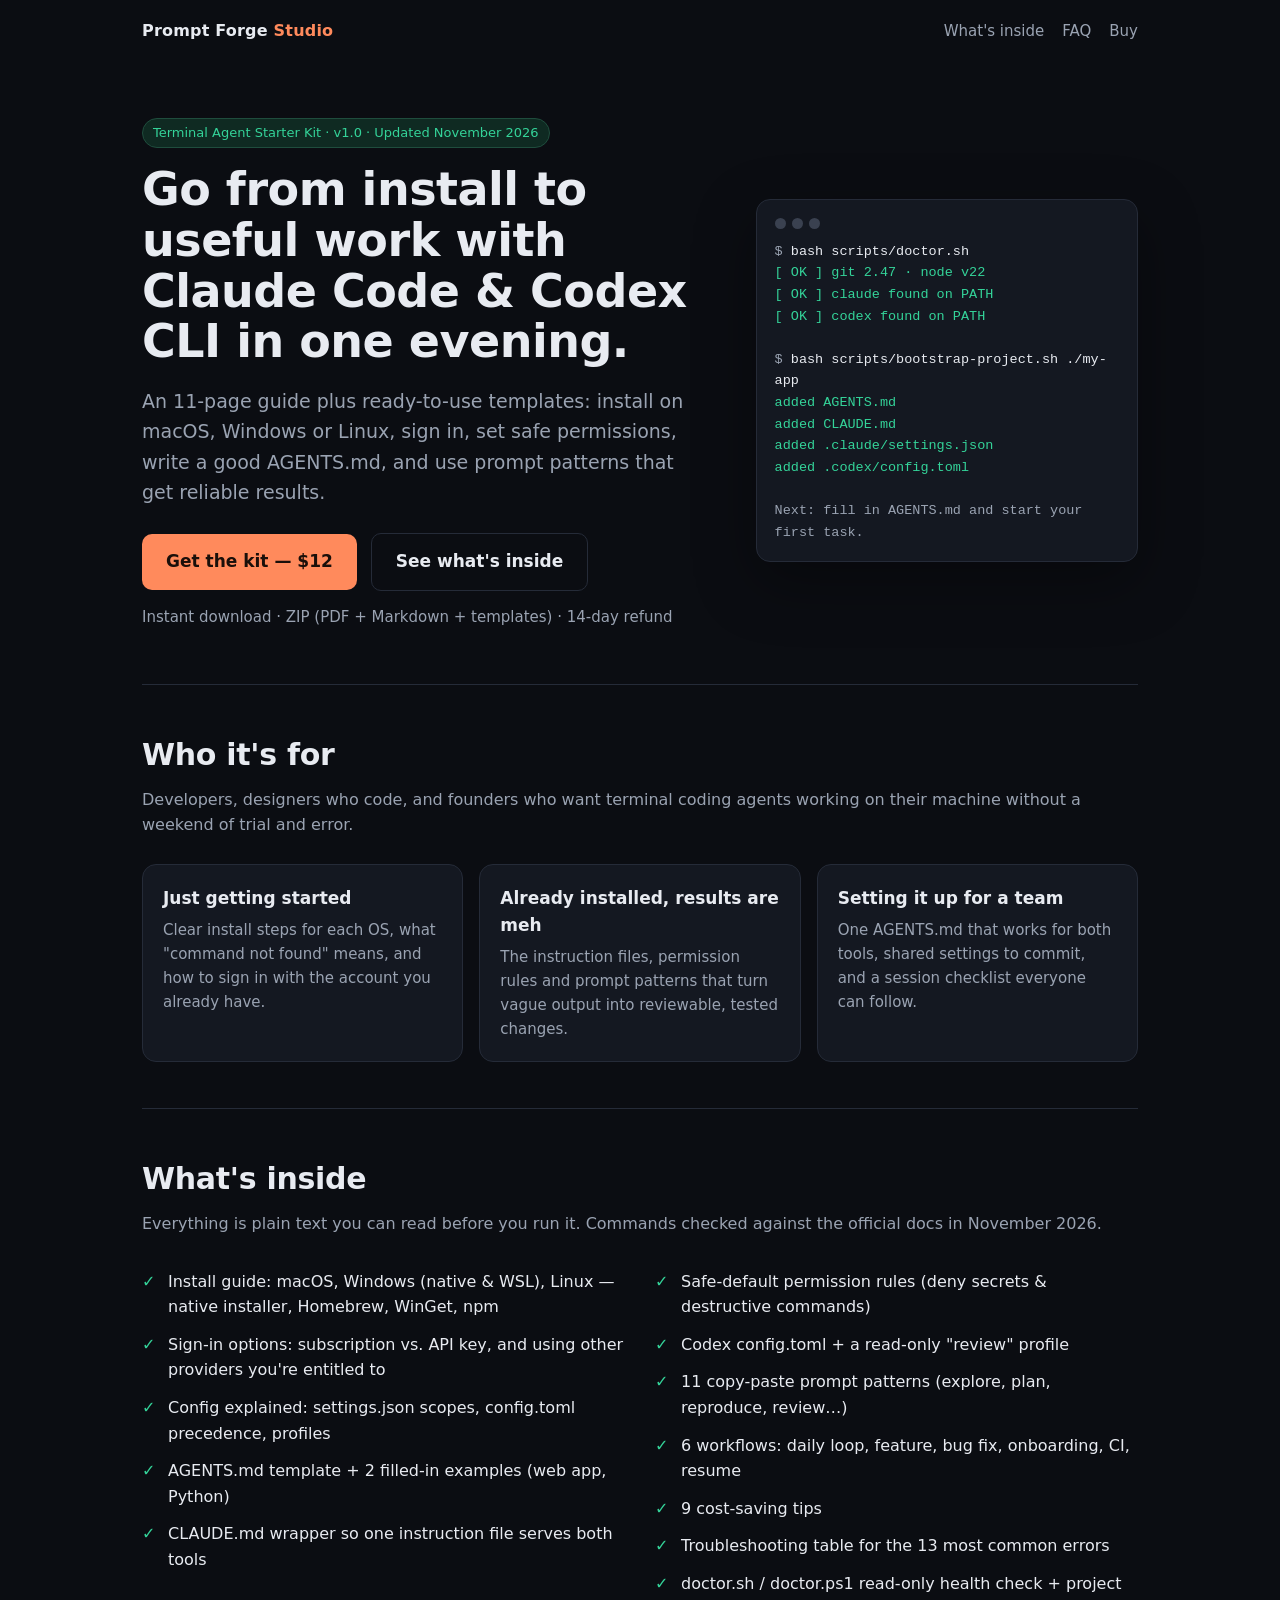
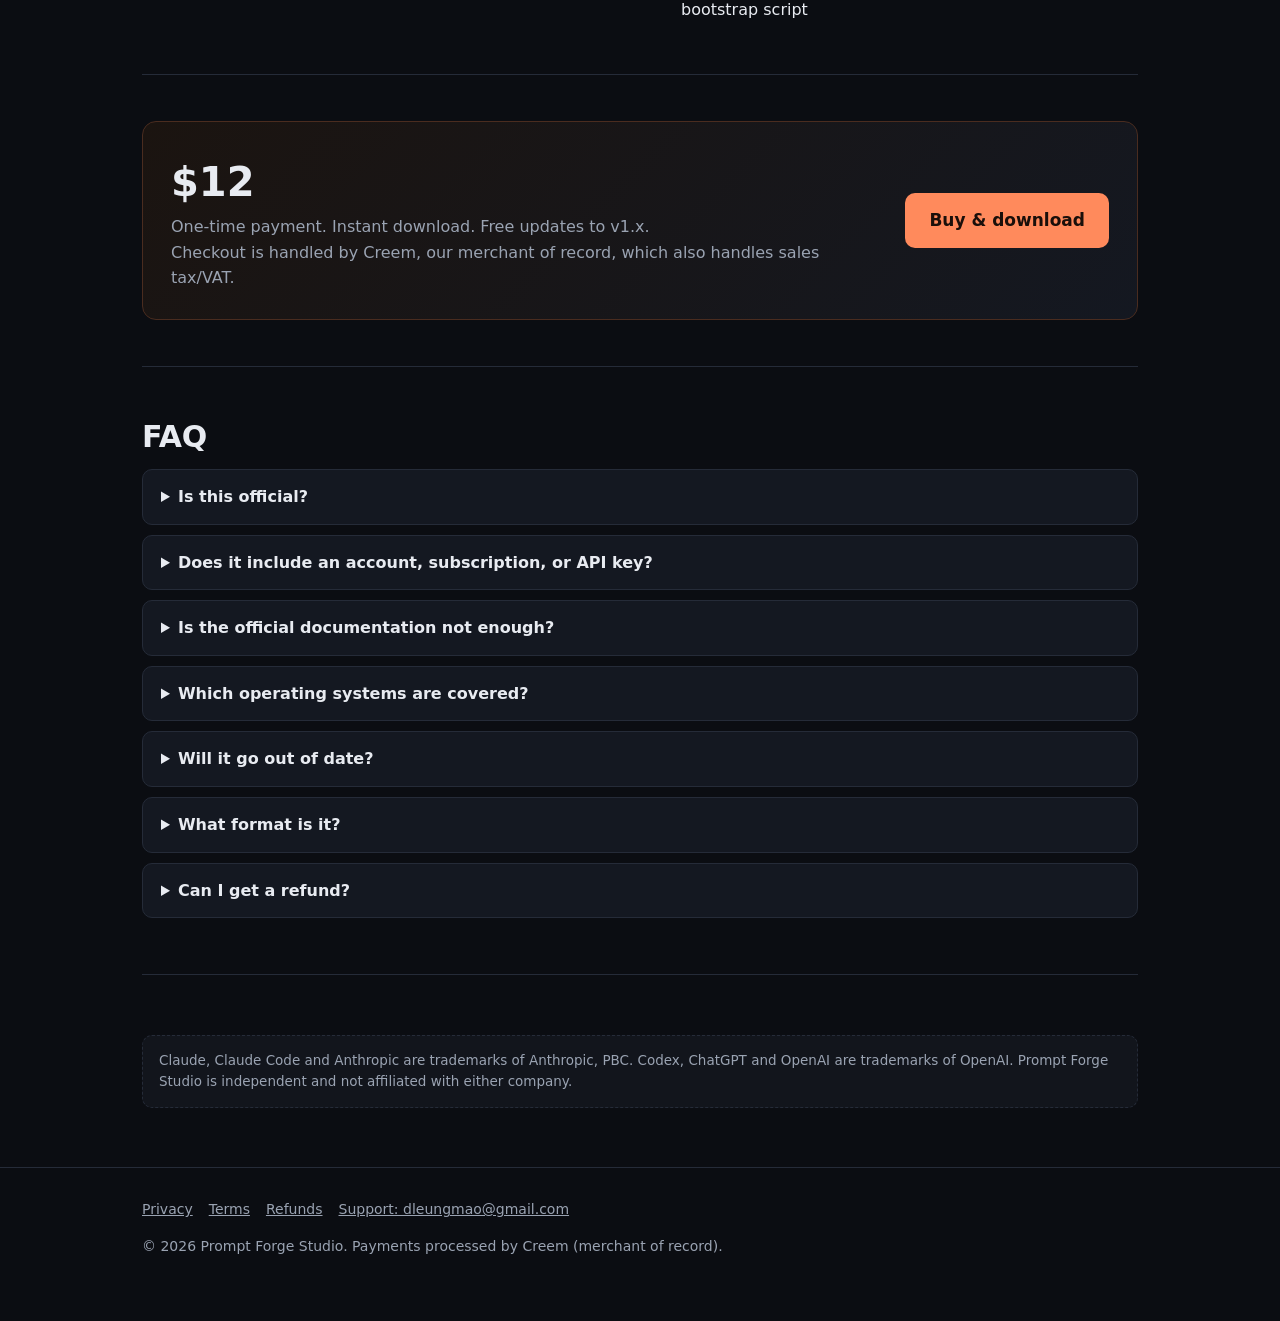
<file: index.html>
<!doctype html>
<html lang="en">
<head>
<meta charset="utf-8">
<meta name="viewport" content="width=device-width,initial-scale=1">
<title>Terminal Agent Starter Kit (unofficial guide for Claude Code &amp; Codex CLI) — Prompt Forge Studio</title>
<meta name="description" content="An unofficial, practical starter kit for Claude Code and Codex CLI: install guide for macOS, Windows and Linux, ready-to-use AGENTS.md / CLAUDE.md templates, config files, prompt patterns, and troubleshooting.">
<link rel="stylesheet" href="style.css">
</head>
<body>
<div class="wrap">
  <header class="nav">
    <a class="brand" href="index.html">Prompt Forge <span>Studio</span></a>
    <nav><a class="link" href="#inside">What's inside</a><a class="link" href="#faq">FAQ</a><a class="link" href="#buy">Buy</a></nav>
  </header>

  <div class="hero">
    <div>
      <span class="eyebrow">Terminal Agent Starter Kit · v1.0 · Updated November 2026</span>
      <h1>Go from install to useful work with Claude Code &amp; Codex CLI in one evening.</h1>
      <p class="lead">An 11-page guide plus ready-to-use templates: install on macOS, Windows or Linux, sign in, set safe permissions, write a good AGENTS.md, and use prompt patterns that get reliable results.</p>
      <div class="cta">
        <a class="btn" href="https://www.creem.io/payment/prod_3njKM5UjFBgvhlOpKHOtfz">Get the kit — $12</a>
        <a class="btn ghost" href="#inside">See what's inside</a>
      </div>
      <p class="price" style="margin-top:14px">Instant download · ZIP (PDF + Markdown + templates) · 14-day refund</p>
    </div>
    <div class="term" aria-hidden="true">
      <div class="dots"><i></i><i></i><i></i></div>
      <div><span class="m">$</span> bash scripts/doctor.sh</div>
      <div class="c">[ OK ] git 2.47 · node v22</div>
      <div class="c">[ OK ] claude found on PATH</div>
      <div class="c">[ OK ] codex found on PATH</div>
      <div><br><span class="m">$</span> bash scripts/bootstrap-project.sh ./my-app</div>
      <div class="c">  added AGENTS.md</div>
      <div class="c">  added CLAUDE.md</div>
      <div class="c">  added .claude/settings.json</div>
      <div class="c">  added .codex/config.toml</div>
      <div class="m"><br>Next: fill in AGENTS.md and start your first task.</div>
    </div>
  </div>

  <section>
    <h2>Who it's for</h2>
    <p class="sub">Developers, designers who code, and founders who want terminal coding agents working on their machine without a weekend of trial and error.</p>
    <div class="grid">
      <div class="card"><h3>Just getting started</h3><p>Clear install steps for each OS, what "command not found" means, and how to sign in with the account you already have.</p></div>
      <div class="card"><h3>Already installed, results are meh</h3><p>The instruction files, permission rules and prompt patterns that turn vague output into reviewable, tested changes.</p></div>
      <div class="card"><h3>Setting it up for a team</h3><p>One AGENTS.md that works for both tools, shared settings to commit, and a session checklist everyone can follow.</p></div>
    </div>
  </section>

  <section id="inside">
    <h2>What's inside</h2>
    <p class="sub">Everything is plain text you can read before you run it. Commands checked against the official docs in November 2026.</p>
    <ul class="check">
      <li>Install guide: macOS, Windows (native &amp; WSL), Linux — native installer, Homebrew, WinGet, npm</li>
      <li>Sign-in options: subscription vs. API key, and using other providers you're entitled to</li>
      <li>Config explained: settings.json scopes, config.toml precedence, profiles</li>
      <li>AGENTS.md template + 2 filled-in examples (web app, Python)</li>
      <li>CLAUDE.md wrapper so one instruction file serves both tools</li>
      <li>Safe-default permission rules (deny secrets &amp; destructive commands)</li>
      <li>Codex config.toml + a read-only "review" profile</li>
      <li>11 copy-paste prompt patterns (explore, plan, reproduce, review…)</li>
      <li>6 workflows: daily loop, feature, bug fix, onboarding, CI, resume</li>
      <li>9 cost-saving tips</li>
      <li>Troubleshooting table for the 13 most common errors</li>
      <li>doctor.sh / doctor.ps1 read-only health check + project bootstrap script</li>
    </ul>
  </section>

  <section id="buy">
    <div class="buy">
      <div>
        <div class="big">$12</div>
        <div style="color:var(--muted)">One-time payment. Instant download. Free updates to v1.x.<br>Checkout is handled by Creem, our merchant of record, which also handles sales tax/VAT.</div>
      </div>
      <a class="btn" href="https://www.creem.io/payment/prod_3njKM5UjFBgvhlOpKHOtfz">Buy &amp; download</a>
    </div>
  </section>

  <section id="faq">
    <h2>FAQ</h2>
    <details><summary>Is this official?</summary><p>No. This is an independent guide by Prompt Forge Studio. It is not made, endorsed, or sponsored by Anthropic or OpenAI. Product names are used only to describe the tools the guide covers.</p></details>
    <details><summary>Does it include an account, subscription, or API key?</summary><p>No. You need your own legitimate account for each tool (for example a Claude Pro/Max or Console account, a ChatGPT plan, or your own API key). We never share, sell, or resell access.</p></details>
    <details><summary>Is the official documentation not enough?</summary><p>The official docs are excellent and linked throughout. This kit is the short path through them: the commands you need in order, opinionated defaults, and templates you can drop into a repo today.</p></details>
    <details><summary>Which operating systems are covered?</summary><p>macOS, Windows (native PowerShell/CMD and WSL), and Linux. Scripts come in bash and PowerShell versions.</p></details>
    <details><summary>Will it go out of date?</summary><p>These tools change fast. The kit avoids hard-coding model names and points to the official page for every command. Buyers get v1.x updates free by re-downloading from their receipt link.</p></details>
    <details><summary>What format is it?</summary><p>A ZIP with the guide as PDF and Markdown, plus templates (.md, .json, .toml) and scripts (.sh, .ps1).</p></details>
    <details><summary>Can I get a refund?</summary><p>Yes — if the kit isn't useful to you, email us within 14 days of purchase for a full refund. See the <a href="refund.html">refund policy</a>.</p></details>
  </section>

  <section>
    <p class="note">Claude, Claude Code and Anthropic are trademarks of Anthropic, PBC. Codex, ChatGPT and OpenAI are trademarks of OpenAI. Prompt Forge Studio is independent and not affiliated with either company.</p>
  </section>
</div>
<footer><div class="wrap">
  <a href="privacy.html">Privacy</a><a href="terms.html">Terms</a><a href="refund.html">Refunds</a><a href="mailto:dleungmao@gmail.com">Support: dleungmao@gmail.com</a>
  <p>© 2026 Prompt Forge Studio. Payments processed by Creem (merchant of record).</p>
</div></footer>
</body>
</html>
</file>
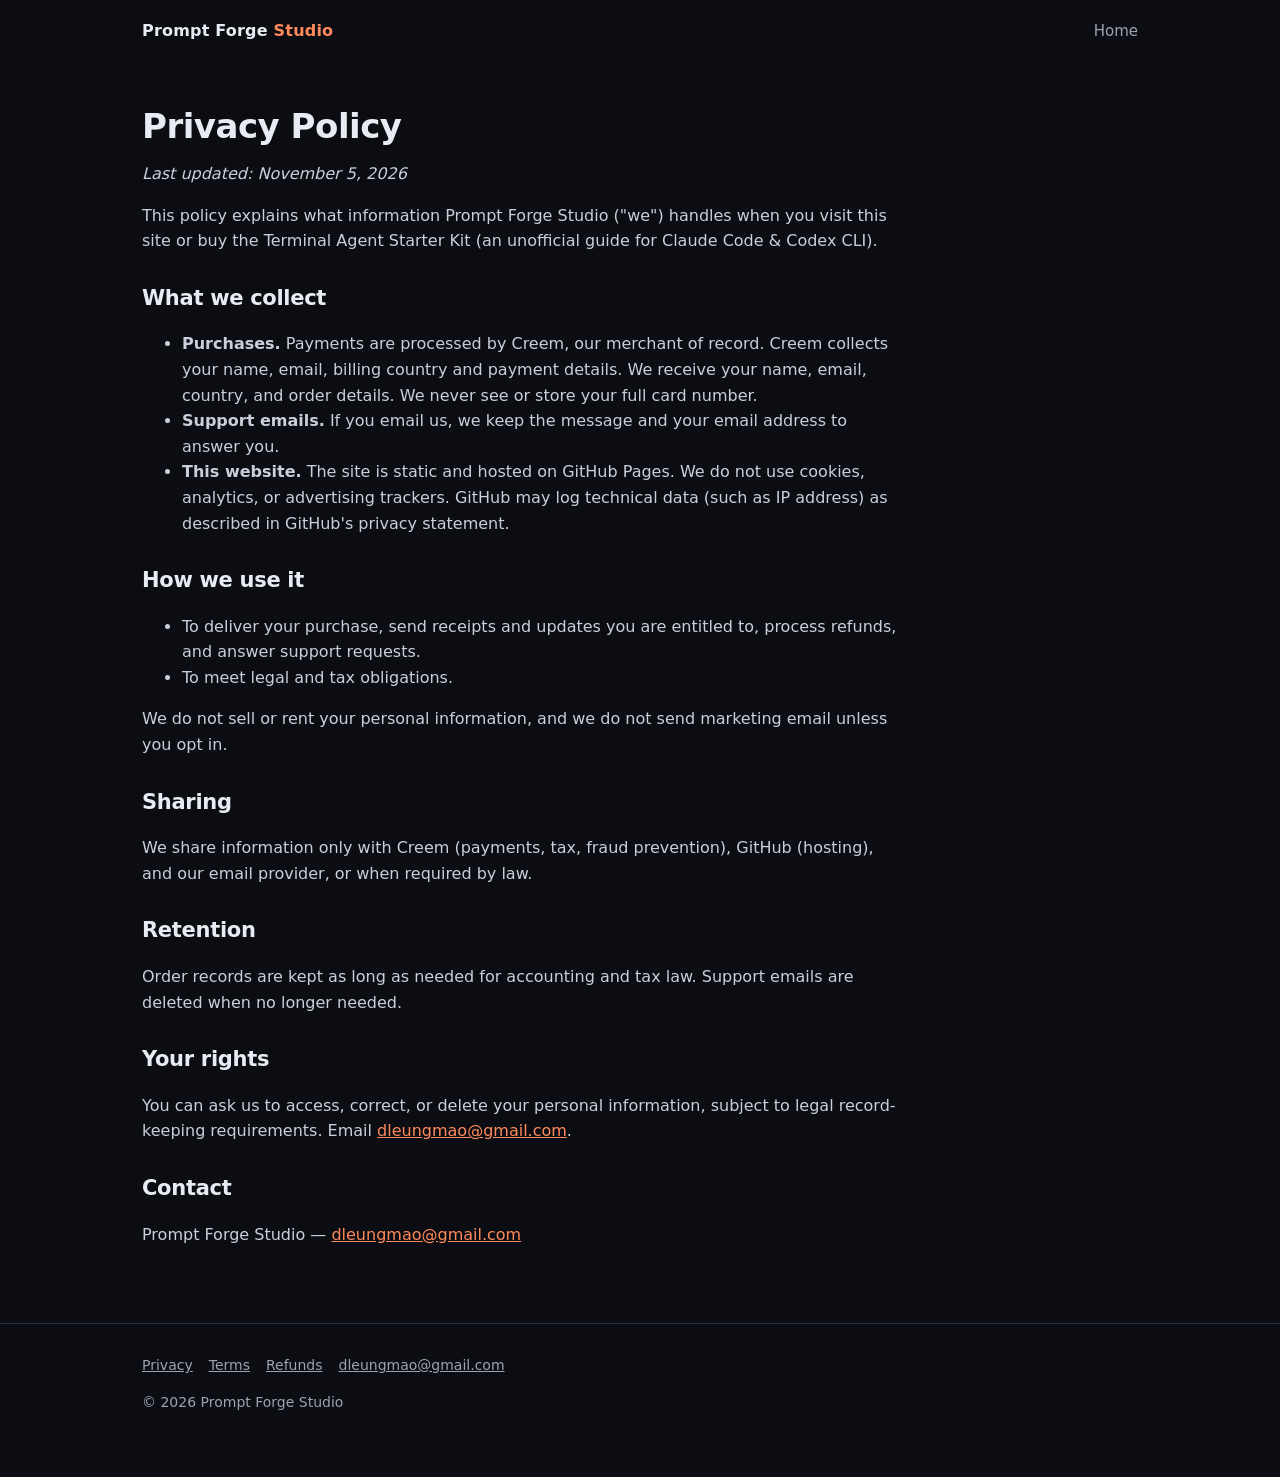
<file: privacy.html>
<!doctype html><html lang="en"><head><meta charset="utf-8"><meta name="viewport" content="width=device-width,initial-scale=1">
<title>Privacy Policy — Prompt Forge Studio</title><link rel="stylesheet" href="style.css"></head><body><div class="wrap">
<header class="nav"><a class="brand" href="index.html">Prompt Forge <span>Studio</span></a><nav><a class="link" href="index.html">Home</a></nav></header>
<main class="doc"><h1>Privacy Policy</h1><p><em>Last updated: November 5, 2026</em></p>

<p>This policy explains what information Prompt Forge Studio ("we") handles when you visit this site or buy the Terminal Agent Starter Kit (an unofficial guide for Claude Code &amp; Codex CLI).</p>
<h2>What we collect</h2>
<ul><li><b>Purchases.</b> Payments are processed by Creem, our merchant of record. Creem collects your name, email, billing country and payment details. We receive your name, email, country, and order details. We never see or store your full card number.</li>
<li><b>Support emails.</b> If you email us, we keep the message and your email address to answer you.</li>
<li><b>This website.</b> The site is static and hosted on GitHub Pages. We do not use cookies, analytics, or advertising trackers. GitHub may log technical data (such as IP address) as described in GitHub's privacy statement.</li></ul>
<h2>How we use it</h2>
<ul><li>To deliver your purchase, send receipts and updates you are entitled to, process refunds, and answer support requests.</li>
<li>To meet legal and tax obligations.</li></ul>
<p>We do not sell or rent your personal information, and we do not send marketing email unless you opt in.</p>
<h2>Sharing</h2>
<p>We share information only with Creem (payments, tax, fraud prevention), GitHub (hosting), and our email provider, or when required by law.</p>
<h2>Retention</h2>
<p>Order records are kept as long as needed for accounting and tax law. Support emails are deleted when no longer needed.</p>
<h2>Your rights</h2>
<p>You can ask us to access, correct, or delete your personal information, subject to legal record-keeping requirements. Email <a href="mailto:dleungmao@gmail.com">dleungmao@gmail.com</a>.</p>
<h2>Contact</h2>
<p>Prompt Forge Studio — <a href="mailto:dleungmao@gmail.com">dleungmao@gmail.com</a></p>
</main></div>
<footer><div class="wrap"><a href="privacy.html">Privacy</a><a href="terms.html">Terms</a><a href="refund.html">Refunds</a><a href="mailto:dleungmao@gmail.com">dleungmao@gmail.com</a><p>© 2026 Prompt Forge Studio</p></div></footer></body></html>
</file>
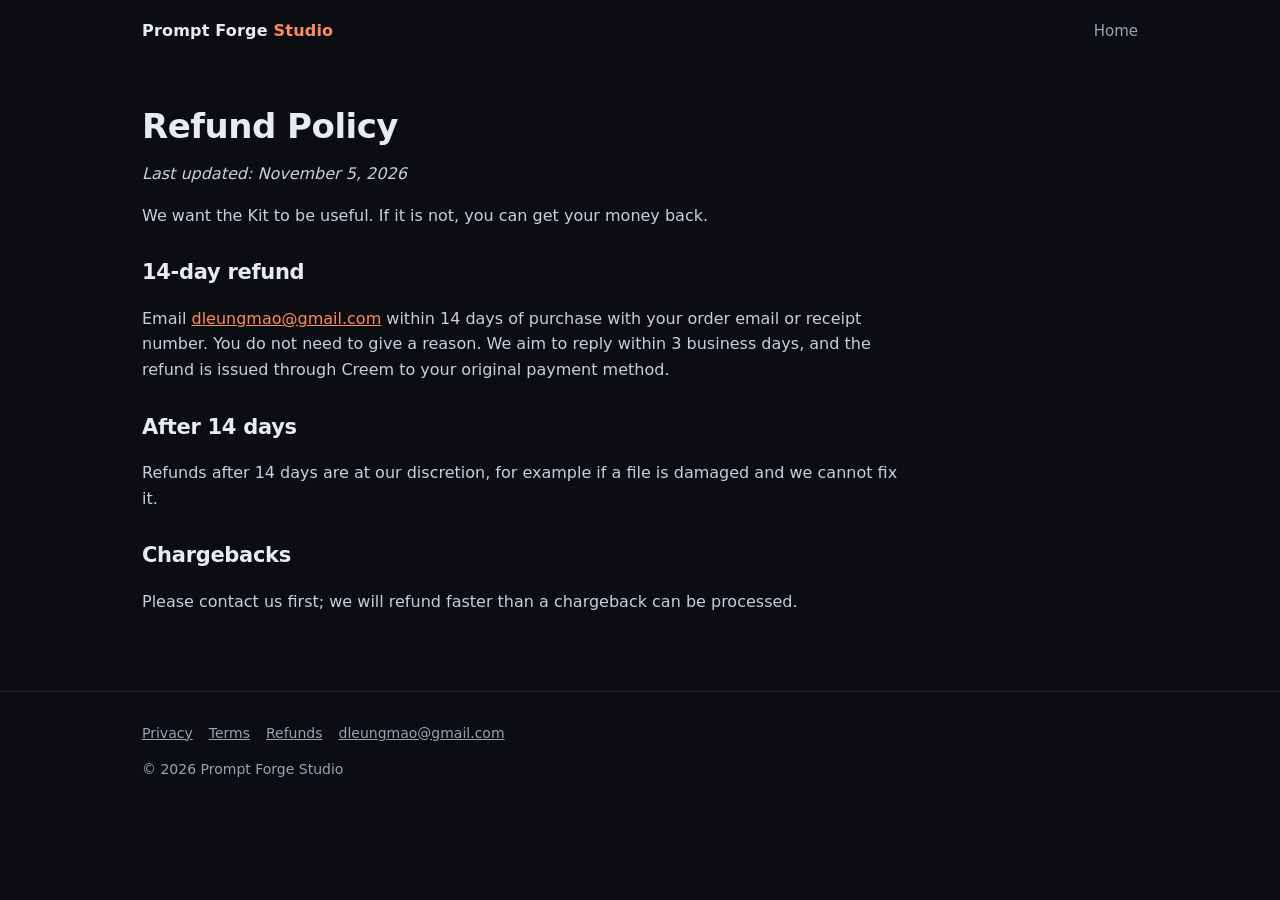
<file: refund.html>
<!doctype html><html lang="en"><head><meta charset="utf-8"><meta name="viewport" content="width=device-width,initial-scale=1">
<title>Refund Policy — Prompt Forge Studio</title><link rel="stylesheet" href="style.css"></head><body><div class="wrap">
<header class="nav"><a class="brand" href="index.html">Prompt Forge <span>Studio</span></a><nav><a class="link" href="index.html">Home</a></nav></header>
<main class="doc"><h1>Refund Policy</h1><p><em>Last updated: November 5, 2026</em></p>

<p>We want the Kit to be useful. If it is not, you can get your money back.</p>
<h2>14-day refund</h2>
<p>Email <a href="mailto:dleungmao@gmail.com">dleungmao@gmail.com</a> within 14 days of purchase with your order email or receipt number. You do not need to give a reason. We aim to reply within 3 business days, and the refund is issued through Creem to your original payment method.</p>
<h2>After 14 days</h2>
<p>Refunds after 14 days are at our discretion, for example if a file is damaged and we cannot fix it.</p>
<h2>Chargebacks</h2>
<p>Please contact us first; we will refund faster than a chargeback can be processed.</p>
</main></div>
<footer><div class="wrap"><a href="privacy.html">Privacy</a><a href="terms.html">Terms</a><a href="refund.html">Refunds</a><a href="mailto:dleungmao@gmail.com">dleungmao@gmail.com</a><p>© 2026 Prompt Forge Studio</p></div></footer></body></html>
</file>
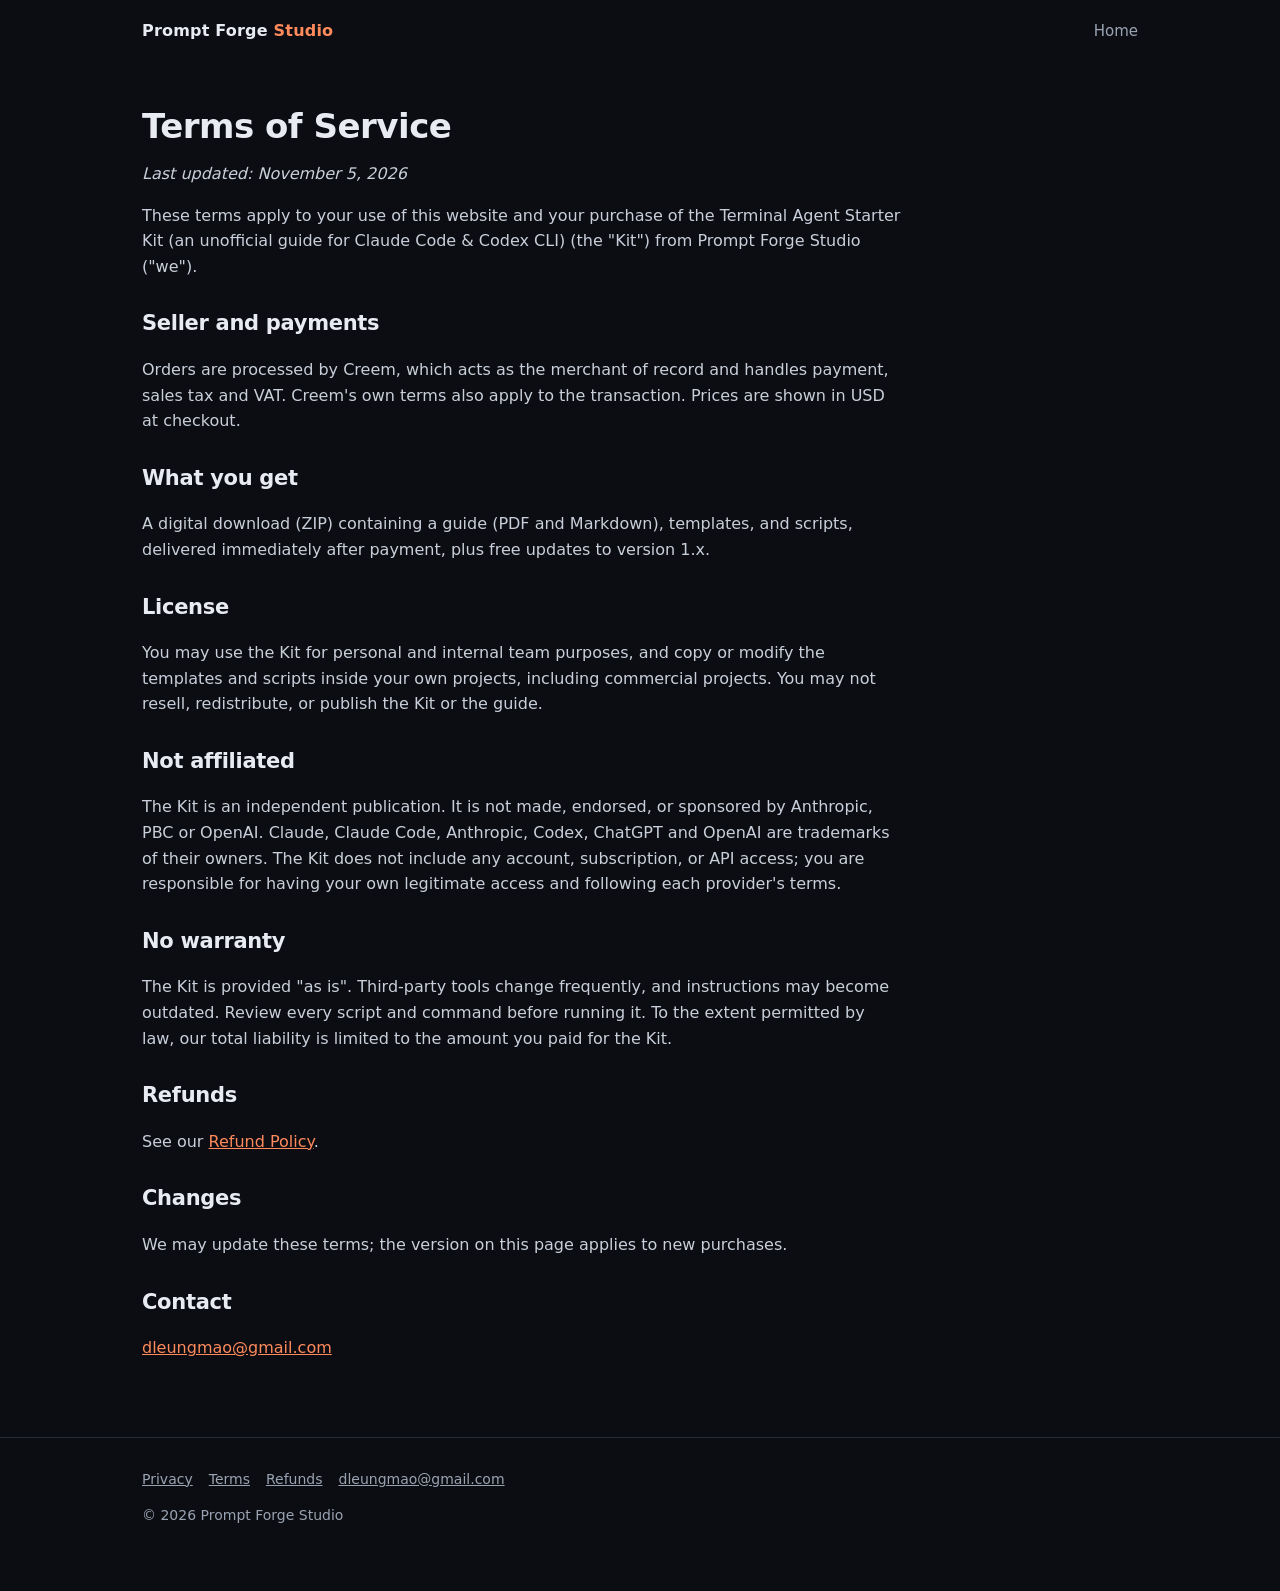
<file: terms.html>
<!doctype html><html lang="en"><head><meta charset="utf-8"><meta name="viewport" content="width=device-width,initial-scale=1">
<title>Terms of Service — Prompt Forge Studio</title><link rel="stylesheet" href="style.css"></head><body><div class="wrap">
<header class="nav"><a class="brand" href="index.html">Prompt Forge <span>Studio</span></a><nav><a class="link" href="index.html">Home</a></nav></header>
<main class="doc"><h1>Terms of Service</h1><p><em>Last updated: November 5, 2026</em></p>

<p>These terms apply to your use of this website and your purchase of the Terminal Agent Starter Kit (an unofficial guide for Claude Code &amp; Codex CLI) (the "Kit") from Prompt Forge Studio ("we").</p>
<h2>Seller and payments</h2>
<p>Orders are processed by Creem, which acts as the merchant of record and handles payment, sales tax and VAT. Creem's own terms also apply to the transaction. Prices are shown in USD at checkout.</p>
<h2>What you get</h2>
<p>A digital download (ZIP) containing a guide (PDF and Markdown), templates, and scripts, delivered immediately after payment, plus free updates to version 1.x.</p>
<h2>License</h2>
<p>You may use the Kit for personal and internal team purposes, and copy or modify the templates and scripts inside your own projects, including commercial projects. You may not resell, redistribute, or publish the Kit or the guide.</p>
<h2>Not affiliated</h2>
<p>The Kit is an independent publication. It is not made, endorsed, or sponsored by Anthropic, PBC or OpenAI. Claude, Claude Code, Anthropic, Codex, ChatGPT and OpenAI are trademarks of their owners. The Kit does not include any account, subscription, or API access; you are responsible for having your own legitimate access and following each provider's terms.</p>
<h2>No warranty</h2>
<p>The Kit is provided "as is". Third-party tools change frequently, and instructions may become outdated. Review every script and command before running it. To the extent permitted by law, our total liability is limited to the amount you paid for the Kit.</p>
<h2>Refunds</h2>
<p>See our <a href="refund.html">Refund Policy</a>.</p>
<h2>Changes</h2>
<p>We may update these terms; the version on this page applies to new purchases.</p>
<h2>Contact</h2>
<p><a href="mailto:dleungmao@gmail.com">dleungmao@gmail.com</a></p>
</main></div>
<footer><div class="wrap"><a href="privacy.html">Privacy</a><a href="terms.html">Terms</a><a href="refund.html">Refunds</a><a href="mailto:dleungmao@gmail.com">dleungmao@gmail.com</a><p>© 2026 Prompt Forge Studio</p></div></footer></body></html>
</file>
<file: style.css>
:root{--bg:#0b0d12;--panel:#141821;--line:#252b38;--text:#e8ebf1;--muted:#9aa3b2;--accent:#ff8a5c;--accent2:#34d399;--radius:14px}
*{box-sizing:border-box}html{scroll-behavior:smooth}
body{margin:0;font-family:Inter,system-ui,-apple-system,"Segoe UI",Roboto,Helvetica,Arial,sans-serif;background:var(--bg);color:var(--text);line-height:1.6}
a{color:var(--accent)}a:hover{opacity:.85}
.wrap{max-width:1040px;margin:0 auto;padding:0 22px}
header.nav{display:flex;justify-content:space-between;align-items:center;padding:18px 0;flex-wrap:wrap;gap:10px}
.brand{font-weight:800;letter-spacing:.2px;color:var(--text);text-decoration:none}.brand span{color:var(--accent)}
.nav a.link{color:var(--muted);text-decoration:none;margin-left:18px;font-size:15px}
.hero{padding:56px 0 40px;display:grid;grid-template-columns:1.2fr .8fr;gap:40px;align-items:center}
.eyebrow{display:inline-block;font-size:13px;color:var(--accent2);border:1px solid #1f4d3d;background:#0f2a22;padding:4px 10px;border-radius:999px}
h1{font-size:46px;line-height:1.1;margin:16px 0 14px;letter-spacing:-.5px}
.lead{font-size:19px;color:var(--muted);max-width:560px}
.cta{display:flex;gap:14px;align-items:center;margin-top:26px;flex-wrap:wrap}
.btn{display:inline-block;background:var(--accent);color:#1a0f0a;font-weight:700;padding:14px 24px;border-radius:10px;text-decoration:none;font-size:17px}
.btn.ghost{background:transparent;color:var(--text);border:1px solid var(--line)}
.price{font-size:15px;color:var(--muted)}.price b{color:var(--text);font-size:22px}
.term{background:var(--panel);border:1px solid var(--line);border-radius:var(--radius);padding:18px;font-family:ui-monospace,Menlo,Consolas,monospace;font-size:13.5px;box-shadow:0 20px 60px rgba(0,0,0,.35)}
.term .dots{display:flex;gap:6px;margin-bottom:12px}.term .dots i{width:11px;height:11px;border-radius:50%;background:#3a4150;display:block}
.term .c{color:var(--accent2)}.term .m{color:var(--muted)}
section{padding:46px 0;border-top:1px solid var(--line)}
h2{font-size:30px;margin:0 0 8px;letter-spacing:-.3px}.sub{color:var(--muted);margin:0 0 26px}
.grid{display:grid;grid-template-columns:repeat(3,1fr);gap:16px}
.card{background:var(--panel);border:1px solid var(--line);border-radius:var(--radius);padding:20px}
.card h3{margin:0 0 6px;font-size:17px}.card p{margin:0;color:var(--muted);font-size:15px}
ul.check{list-style:none;padding:0;margin:0;columns:2;column-gap:30px}
ul.check li{padding:6px 0 6px 26px;position:relative;break-inside:avoid}
ul.check li:before{content:"✓";position:absolute;left:0;color:var(--accent2);font-weight:700}
.buy{display:grid;grid-template-columns:1fr auto;gap:20px;align-items:center;background:linear-gradient(135deg,#1b1410,#141821);border:1px solid #4a2c1f;border-radius:var(--radius);padding:28px}
.buy .big{font-size:40px;font-weight:800}
details{background:var(--panel);border:1px solid var(--line);border-radius:10px;padding:14px 18px;margin-bottom:10px}
summary{cursor:pointer;font-weight:600}details p{color:var(--muted);margin:10px 0 0}
.note{font-size:13.5px;color:var(--muted);background:#12151c;border:1px dashed var(--line);border-radius:10px;padding:14px 16px}
footer{border-top:1px solid var(--line);padding:30px 0 50px;color:var(--muted);font-size:14px}
footer a{color:var(--muted);margin-right:16px}
.doc{max-width:760px;padding:30px 0 60px}.doc h1{font-size:34px}.doc h2{font-size:21px;margin-top:28px}.doc p,.doc li{color:#c9cfda}
@media(max-width:820px){.hero{grid-template-columns:1fr}.grid{grid-template-columns:1fr}ul.check{columns:1}h1{font-size:36px}.buy{grid-template-columns:1fr}}
</file>
